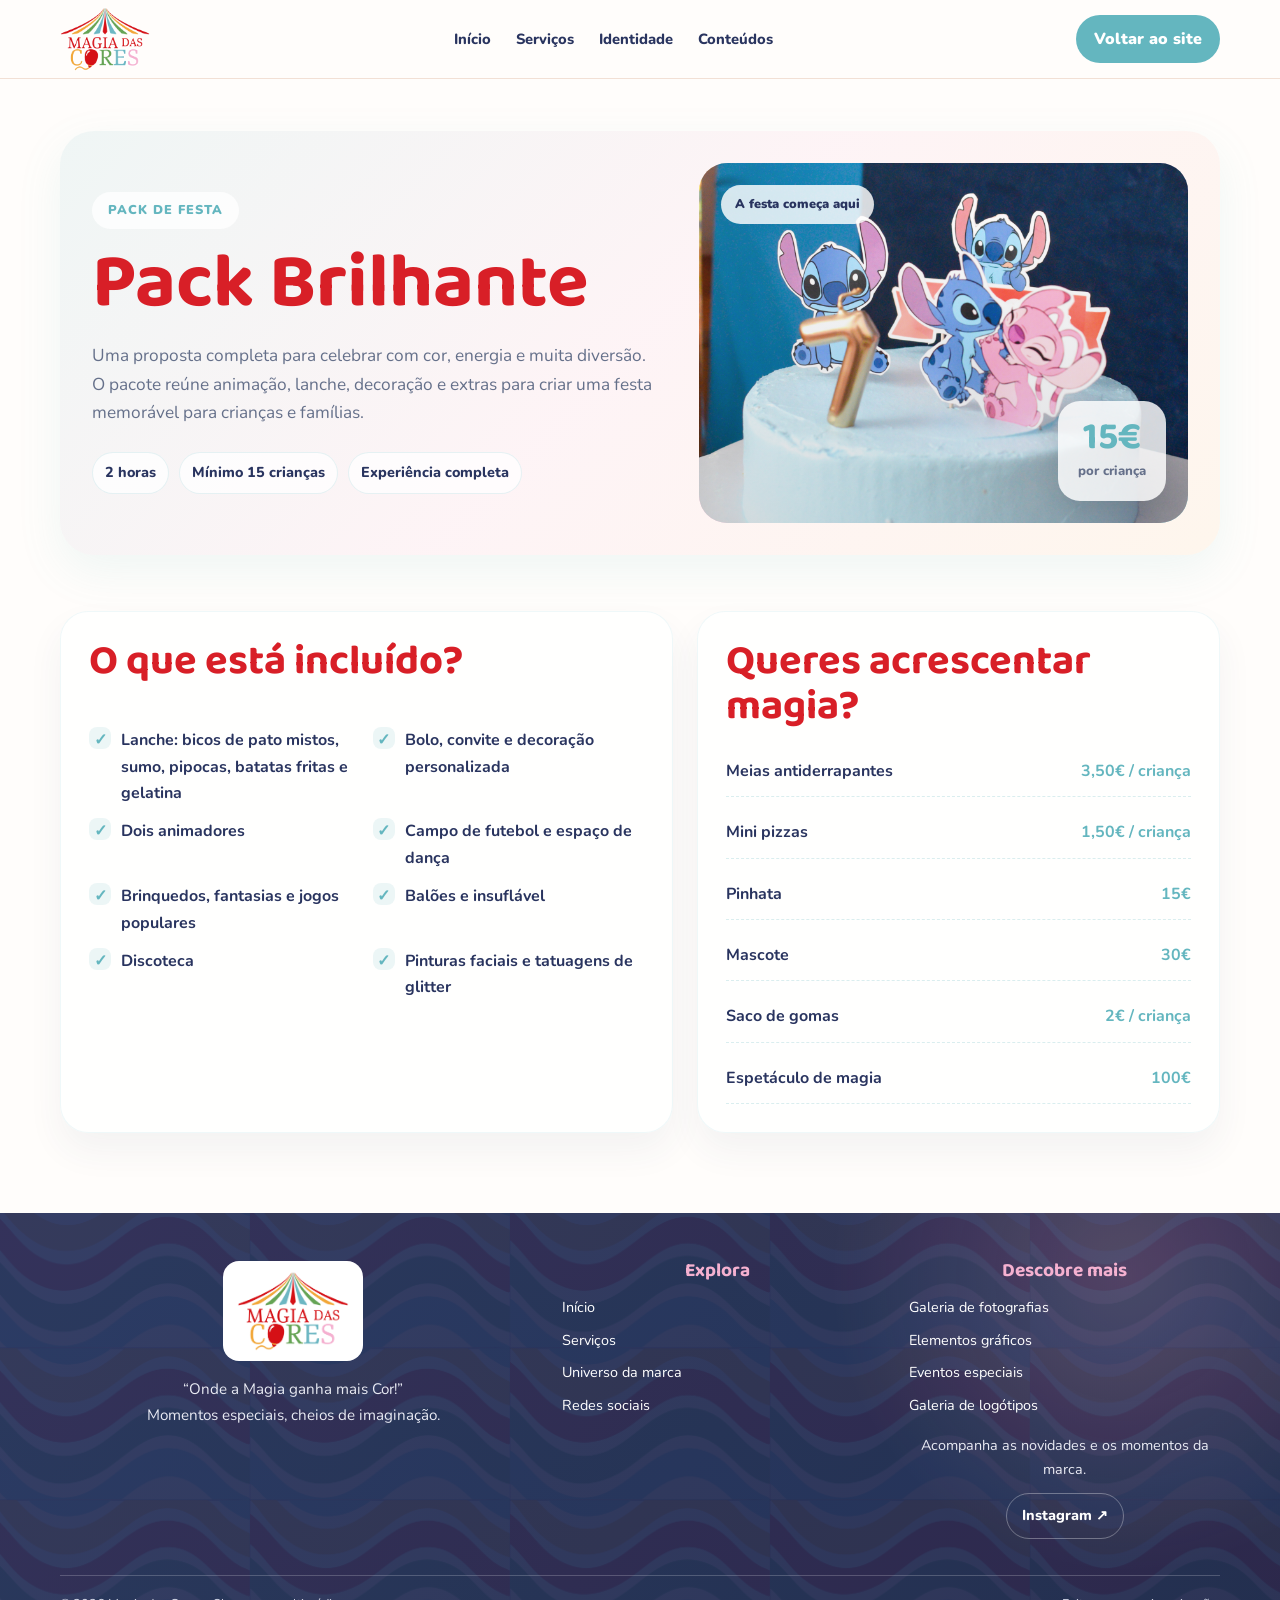
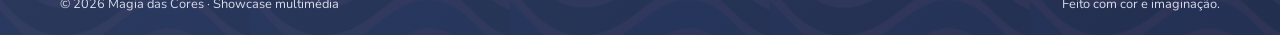
<file: packbrilhante.html>
<!DOCTYPE html>
<html lang="pt-PT">
<head>
  <meta charset="UTF-8">
  <meta name="viewport" content="width=device-width, initial-scale=1.0">
  <meta name="theme-color" content="#64b6bf">
  <meta name="description" content="Pack Brilhante da Magia das Cores — festa completa com animação, lanche, decoração e extras para celebrar em grande.">
  <title>Pack Brilhante | Magia das Cores</title>
  <link rel="preconnect" href="https://fonts.googleapis.com">
  <link rel="preconnect" href="https://fonts.gstatic.com" crossorigin>
  <link href="https://fonts.googleapis.com/css2?family=Baloo+2:wght@400;600;700;800&family=Nunito:wght@400;600;700;800&display=swap" rel="stylesheet">
  <style>
    :root {
      --blue: #64b6bf;
      --green: #62a65f;
      --cream: #f2e0d5;
      --red: #d81f27;
      --orange: #f2a444;
      --pink: #f5b1d0;
      --ink: #2f2d4f;
      --muted: #69718b;
      --paper: #fffdfb;
      --white: #ffffff;
      --shadow: 0 22px 50px rgba(32, 70, 82, 0.12);
      --radius: 28px;
    }

    * { box-sizing: border-box; }
    html { scroll-behavior: smooth; }
    body {
      margin: 0;
      background: linear-gradient(180deg, #fffdfb 0%, #fff5f0 100%);
      color: var(--ink);
      font-family: "Nunito", sans-serif;
      line-height: 1.65;
    }

    a { text-decoration: none; }
    img { display: block; max-width: 100%; }

    h1, h2, h3 {
      margin: 0;
      font-family: "Baloo 2", cursive;
      line-height: 1.08;
      color: var(--ink);
    }

    p { margin: 0 0 1rem; }

    .container {
      width: min(1100px, calc(100% - 32px));
      margin: 0 auto;
    }

    .site-header {
      position: sticky;
      top: 0;
      z-index: 10;
      background: rgba(255,255,255,0.82);
      border-bottom: 1px solid rgba(100,182,191,0.14);
      backdrop-filter: blur(12px);
    }

    .nav {
      display: flex;
      align-items: center;
      justify-content: space-between;
      min-height: 80px;
      gap: 22px;
    }

    .brand {
      display: inline-flex;
      align-items: center;
      gap: 12px;
      font-family: "Baloo 2", cursive;
      font-size: 1.9rem;
      font-weight: 800;
      color: var(--ink);
      letter-spacing: 0.04em;
    }

    .brand span { color: var(--blue); }

    .nav-links {
      display: flex;
      gap: 18px;
      flex-wrap: wrap;
      align-items: center;
      font-size: 0.92rem;
      font-weight: 800;
      color: var(--muted);
    }

    .nav-links a {
      color: var(--muted);
      transition: color 0.2s ease;
    }

    .nav-links a:hover { color: var(--blue); }

    .btn {
      display: inline-flex;
      align-items: center;
      justify-content: center;
      padding: 14px 22px;
      border-radius: 999px;
      border: 1px solid transparent;
      font-weight: 900;
      transition: transform 0.2s ease, box-shadow 0.2s ease;
    }

    .btn:hover {
      transform: translateY(-2px);
      box-shadow: 0 12px 22px rgba(100,182,191,0.18);
    }

    .btn-primary {
      background: linear-gradient(135deg, var(--blue), #7bc3cb);
      color: var(--white);
    }

    .btn-secondary {
      background: rgba(255,255,255,0.7);
      border-color: rgba(100,182,191,0.22);
      color: var(--ink);
    }

    .hero {
      padding: 52px 0 30px;
    }

    .hero-card {
      display: grid;
      grid-template-columns: 1.08fr 0.92fr;
      gap: 32px;
      align-items: center;
      padding: 32px;
      border-radius: 34px;
      background: linear-gradient(135deg, rgba(100,182,191,0.10), rgba(245,177,208,0.12), rgba(242,164,68,0.08));
      box-shadow: var(--shadow);
    }

    .eyebrow {
      display: inline-flex;
      align-items: center;
      padding: 8px 16px;
      border-radius: 999px;
      background: rgba(255,255,255,0.8);
      color: var(--blue);
      font-size: 0.8rem;
      font-weight: 900;
      letter-spacing: 0.08em;
      text-transform: uppercase;
    }

    h1 {
      margin-top: 14px;
      font-size: clamp(2.7rem, 5vw, 4.3rem);
    }

    .lead {
      max-width: 560px;
      margin-top: 16px;
      color: var(--muted);
      font-size: 1.08rem;
    }

    .meta {
      display: flex;
      flex-wrap: wrap;
      gap: 10px;
      margin-top: 24px;
      font-size: 0.9rem;
      font-weight: 800;
    }

    .meta span {
      display: inline-flex;
      align-items: center;
      gap: 6px;
      padding: 8px 12px;
      border-radius: 999px;
      background: rgba(255,255,255,0.75);
      border: 1px solid rgba(100,182,191,0.16);
    }

    .cta-row {
      display: flex;
      flex-wrap: wrap;
      gap: 14px;
      margin-top: 26px;
    }

    .visual {
      position: relative;
      min-height: 360px;
      border-radius: 28px;
      overflow: hidden;
      background: linear-gradient(135deg, #f7d1b0, #f5b6d2 42%, #7ed9e5 100%);
      box-shadow: inset 0 0 0 1px rgba(255,255,255,0.28);
    }

    .visual-image {
      position: absolute;
      inset: 0;
      width: 100%;
      height: 100%;
      object-fit: cover;
    }

    .visual::before {
      content: "";
      position: absolute;
      inset: 0;
      z-index: 1;
      background: linear-gradient(180deg, rgba(255,255,255,0.08), rgba(20,25,40,0.15));
    }

    .badge {
      position: absolute;
      left: 22px;
      top: 22px;
      z-index: 2;
      padding: 9px 14px;
      border-radius: 999px;
      background: rgba(255,255,255,0.82);
      color: var(--ink);
      font-weight: 900;
      font-size: 0.8rem;
    }

    .price {
      position: absolute;
      right: 22px;
      bottom: 22px;
      z-index: 2;
      padding: 18px 20px;
      border-radius: 22px;
      background: rgba(255,255,255,0.82);
      text-align: center;
      box-shadow: 0 14px 24px rgba(42,62,75,0.12);
    }

    .price strong {
      display: block;
      font-family: "Baloo 2", cursive;
      font-size: 2.4rem;
      line-height: 1;
      color: var(--blue);
    }

    .price span {
      display: block;
      margin-top: 4px;
      font-size: 0.82rem;
      font-weight: 800;
      color: var(--muted);
    }

    .content {
      padding: 26px 0 80px;
    }

    .details-grid {
      display: grid;
      grid-template-columns: 1.08fr 0.92fr;
      gap: 24px;
    }

    .panel {
      padding: 28px;
      border-radius: 28px;
      background: rgba(255,255,255,0.8);
      border: 1px solid rgba(100,182,191,0.10);
      box-shadow: 0 18px 36px rgba(58,74,95,0.06);
    }

    .panel h2 {
      margin-bottom: 16px;
      font-size: clamp(1.8rem, 3vw, 2.5rem);
    }

    .included-grid {
      display: grid;
      grid-template-columns: repeat(2, minmax(0, 1fr));
      gap: 12px;
    }

    .included-item {
      display: flex;
      align-items: flex-start;
      gap: 10px;
      color: var(--ink);
      font-weight: 700;
    }

    .included-item span:first-child {
      display: grid;
      place-items: center;
      width: 22px;
      height: 22px;
      border-radius: 8px;
      background: rgba(100,182,191,0.12);
      color: var(--blue);
      font-weight: 900;
      flex-shrink: 0;
    }

    .extra-list {
      display: grid;
      gap: 10px;
      margin-top: 8px;
    }

    .extra-row {
      display: flex;
      justify-content: space-between;
      gap: 12px;
      padding: 12px 0;
      border-bottom: 1px dashed rgba(100,182,191,0.24);
      color: var(--ink);
      font-weight: 700;
    }

    .extra-row strong {
      color: var(--blue);
      white-space: nowrap;
    }

    .site-footer {
      padding: 0 0 42px;
      text-align: center;
      color: var(--muted);
      font-size: 0.95rem;
    }

    @media (max-width: 840px) {
      .hero-card,
      .details-grid {
        grid-template-columns: 1fr;
      }

      .nav {
        flex-wrap: wrap;
        justify-content: center;
        padding: 12px 0;
      }

      .nav-links {
        justify-content: center;
      }
    }

    @media (max-width: 560px) {
      .included-grid {
        grid-template-columns: 1fr;
      }

      .hero-card,
      .panel {
        padding: 20px;
      }
    }
  </style>
  <link rel="stylesheet" href="subpages.css">
  <link rel="stylesheet" href="footer.css">
</head>
<body class="subpage">
  <header class="site-header">
    <div class="container nav">
      <a href="index.html" class="brand" aria-label="Magia das Cores — início">
        <img src="logomdc.png" alt="Logótipo Magia das Cores" class="brand-logo">
      </a>
      <nav class="nav-links" aria-label="Navegação principal">
        <a href="index.html#inicio">Início</a>
        <a href="index.html#servicos">Serviços</a>
        <a href="index.html#identidade">Identidade</a>
        <a href="index.html#conteudos">Conteúdos</a>
      </nav>
      <a href="index.html#servicos" class="btn btn-primary">Voltar ao site</a>
    </div>
  </header>

  <main>
    <section class="hero">
      <div class="container hero-card">
        <div>
          <span class="eyebrow">Pack de festa</span>
          <h1>Pack Brilhante</h1>
          <p class="lead">Uma proposta completa para celebrar com cor, energia e muita diversão. O pacote reúne animação, lanche, decoração e extras para criar uma festa memorável para crianças e famílias.</p>
          <div class="meta">
            <span>2 horas</span>
            <span>Mínimo 15 crianças</span>
            <span>Experiência completa</span>
          </div>
        </div>

        <div class="visual" aria-label="Pack Brilhante da Magia das Cores">
          <img src="decoracao02.jpg" alt="Criança a fazer pintura facial numa festa" class="visual-image">
          <div class="badge">A festa começa aqui</div>
          <div class="price"><strong>15€</strong><span>por criança</span></div>
        </div>
      </div>
    </section>

    <section class="content">
      <div class="container details-grid">
        <article class="panel">
          <h2>O que está incluído?</h2>
          <br>
          <div class="included-grid">
            <div class="included-item"><span>✓</span><span>Lanche: bicos de pato mistos, sumo, pipocas, batatas fritas e gelatina</span></div>
            <div class="included-item"><span>✓</span><span>Bolo, convite e decoração personalizada</span></div>
            <div class="included-item"><span>✓</span><span>Dois animadores</span></div>
            <div class="included-item"><span>✓</span><span>Campo de futebol e espaço de dança</span></div>
            <div class="included-item"><span>✓</span><span>Brinquedos, fantasias e jogos populares</span></div>
            <div class="included-item"><span>✓</span><span>Balões e insuflável</span></div>
            <div class="included-item"><span>✓</span><span>Discoteca</span></div>
            <div class="included-item"><span>✓</span><span>Pinturas faciais e tatuagens de glitter</span></div>
          </div>
        </article>

        <aside class="panel">
          <h2>Queres acrescentar magia?</h2>
          <div class="extra-list">
            <div class="extra-row"><span>Meias antiderrapantes</span><strong>3,50€ / criança</strong></div>
            <div class="extra-row"><span>Mini pizzas</span><strong>1,50€ / criança</strong></div>
            <div class="extra-row"><span>Pinhata</span><strong>15€</strong></div>
            <div class="extra-row"><span>Mascote</span><strong>30€</strong></div>
            <div class="extra-row"><span>Saco de gomas</span><strong>2€ / criança</strong></div>
            <div class="extra-row"><span>Espetáculo de magia</span><strong>100€</strong></div>
          </div>
        </aside>
      </div>
    </section>
  </main>

  <footer class="site-footer">
    <div class="container footer-content">
      <div class="footer-brand-block">
        <a class="footer-brand" href="index.html#inicio" aria-label="Magia das Cores — início"><img src="logomdc.png" alt="Logótipo Magia das Cores"></a>
        <p class="footer-tagline">“Onde a Magia ganha mais Cor!”<br>Momentos especiais, cheios de imaginação.</p>
      </div>
      <div>
        <h2 class="footer-heading">Explora</h2>
        <nav class="footer-links" aria-label="Navegação do rodapé">
          <a href="index.html#inicio">Início</a><a href="index.html#servicos">Serviços</a>
          <a href="index.html#identidade">Universo da marca</a><a href="index.html#conteudos">Redes sociais</a>
        </nav>
      </div>
      <div class="footer-social">
        <h2 class="footer-heading">Descobre mais</h2>
        <nav class="footer-links" aria-label="Mais páginas">
          <a href="aniinfantil.html">Galeria de fotografias</a><a href="elementos.html">Elementos gráficos</a>
          <a href="eventos.html">Eventos especiais</a><a href="logo.html">Galeria de logótipos</a>
        </nav>
        <p style="margin-top:16px">Acompanha as novidades e os momentos da marca.</p>
        <a class="footer-instagram" href="https://www.instagram.com/festas.magiadascores" target="_blank" rel="noopener noreferrer">Instagram ↗</a>
      </div>
    </div>
    <div class="container footer-bottom"><p>© 2026 Magia das Cores · Showcase multimédia</p><p>Feito com cor e imaginação.</p></div>
  </footer>
</body>
</html>
</file>
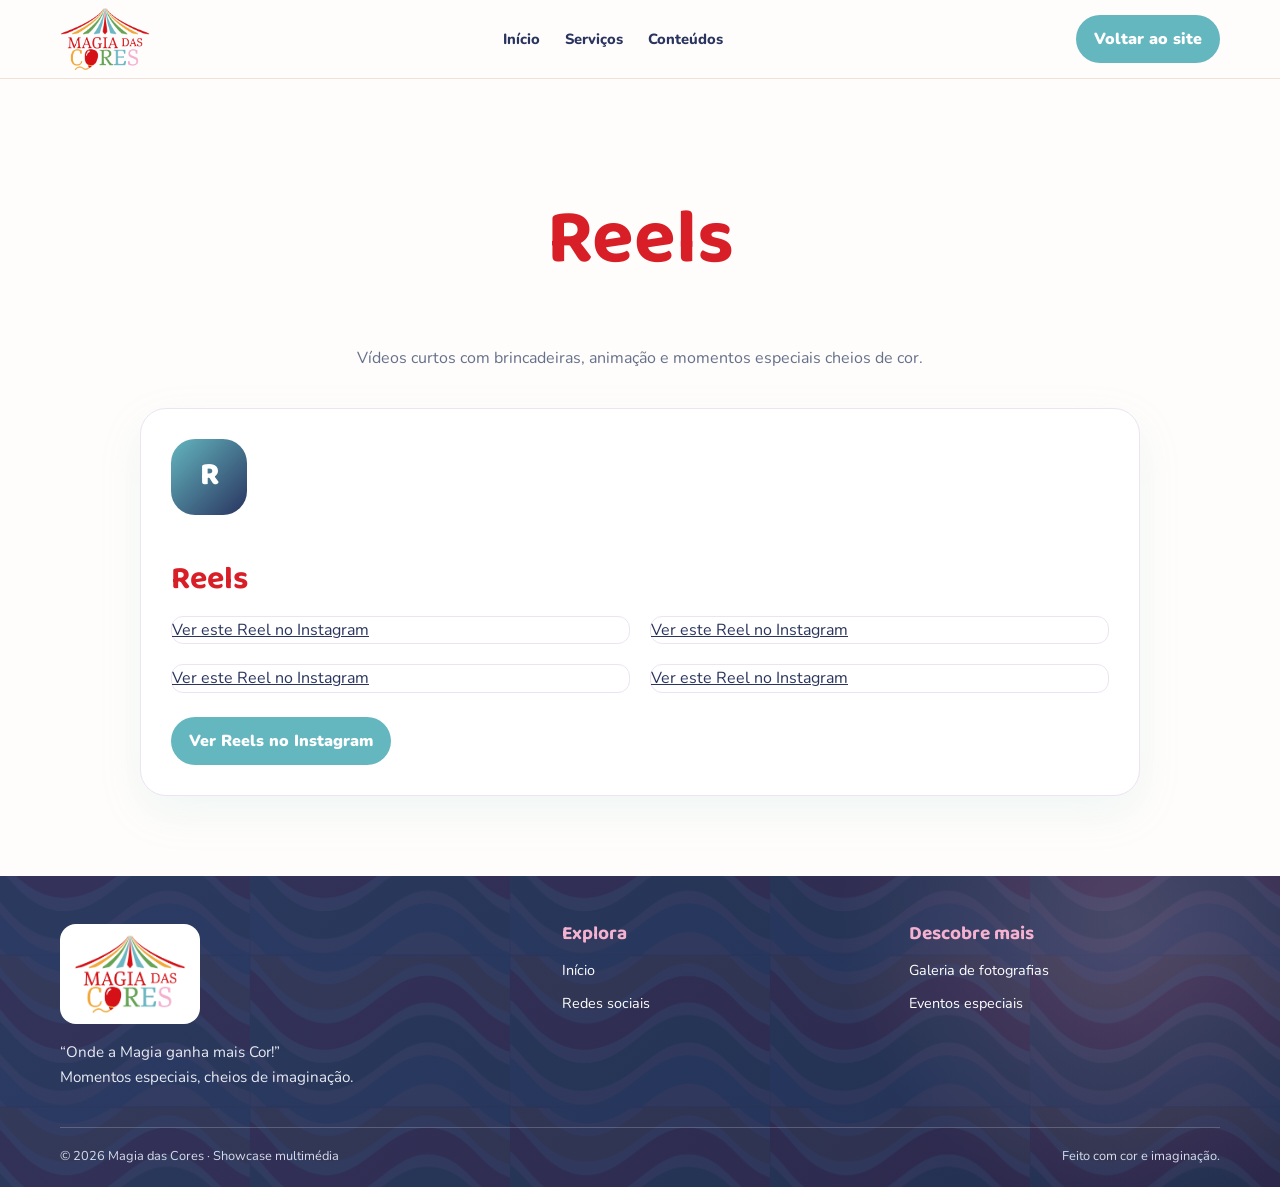
<file: reels.html>
<!DOCTYPE html>
<html lang="pt-PT">
<head>
  <meta charset="UTF-8">
  <meta name="viewport" content="width=device-width, initial-scale=1.0">
  <meta name="theme-color" content="#64b6bf">
  <meta name="description" content="Explora os Reels da Magia das Cores.">
  <link rel="preconnect" href="https://fonts.googleapis.com">
  <link rel="preconnect" href="https://fonts.gstatic.com" crossorigin>
  <link href="https://fonts.googleapis.com/css2?family=Baloo+2:wght@400;500;600;700;800&family=Nunito:wght@400;500;600;700;800&display=swap" rel="stylesheet">
  <title>Reels | Magia das Cores</title>
  <link rel="stylesheet" href="subpages.css">
  <link rel="stylesheet" href="footer.css">
  <style>
    .content-page {
      width: min(1000px, calc(100% - 40px));
      margin: 0 auto;
      padding: 56px 0 80px;
    }

    .content-heading {
      margin-bottom: 36px;
      text-align: center;
    }

    .content-heading p {
      max-width: 650px;
      margin: 14px auto 0;
      color: var(--muted);
    }

    .content-categories {
      display: grid;
      grid-template-columns: repeat(2, minmax(0, 1fr));
      gap: 24px;
    }

    .content-category {
      display: flex;
      min-height: 300px;
      flex-direction: column;
      align-items: flex-start;
      padding: 30px;
      border: 1px solid #eee3f2;
      border-radius: var(--radius);
      background: var(--white);
      box-shadow: var(--shadow);
    }

    .content-category-icon {
      display: grid;
      width: 76px;
      height: 76px;
      margin-bottom: 22px;
      place-items: center;
      border-radius: 24px;
      color: #fff;
      font-family: "Baloo 2", cursive;
      font-size: 2rem;
      font-weight: 800;
    }

    .content-category--reels .content-category-icon {
      background: linear-gradient(135deg, #64b6bf, #29345f);
    }

    .content-category h2 {
      margin-bottom: 10px;
      font-size: 2rem;
    }

    .content-category p {
      flex: 1;
      color: var(--muted);
    }

    .content-category .btn {
      text-decoration: none;
    }

    .content-category--reels {
      grid-column: 1 / -1;
    }

    .reel-embeds {
      display: grid;
      width: 100%;
      grid-template-columns: repeat(2, minmax(0, 1fr));
      gap: 20px;
      margin: 8px 0 24px;
    }

    .reel-embed {
      width: 100%;
      min-width: 0;
      margin: 0 auto !important;
      border: 1px solid #eee3f2 !important;
      border-radius: 12px !important;
      background: #fff;
    }

    @media (max-width: 650px) {
      .content-page {
        width: min(1000px, calc(100% - 32px));
        padding: 36px 0 56px;
      }

      .content-categories {
        grid-template-columns: 1fr;
      }

      .content-category {
        min-height: 0;
        padding: 24px;
      }

      .reel-embeds {
        grid-template-columns: 1fr;
        gap: 12px;
      }
    }
  </style>
</head>
<body class="subpage">
  <header class="site-header">
    <div class="container nav">
      <a class="brand" href="index.html" aria-label="Magia das Cores — início">
        <img src="logomdc.png" alt="Logótipo Magia das Cores" class="brand-logo">
      </a>
      <nav class="nav-links" aria-label="Navegação principal">
        <a href="index.html#inicio">Início</a>
        <a href="index.html#servicos">Serviços</a>
        <a href="index.html#conteudos">Conteúdos</a>
      </nav>
      <a class="btn btn-primary nav-cta" href="index.html#conteudos">Voltar ao site</a>
    </div>
  </header>

  <main>
    <section class="content-page">
      <header class="content-heading">
        <h1>Reels</h1>
        <p>Vídeos curtos com brincadeiras, animação e momentos especiais cheios de cor.</p>
      </header>
      <div class="content-categories">
        <article class="content-category content-category--reels">
          <div class="content-category-icon" aria-hidden="true">R</div>
          <h2>Reels</h2>
          <div class="reel-embeds" aria-label="Reels da Magia das Cores">
            <blockquote class="instagram-media reel-embed" data-instgrm-permalink="https://www.instagram.com/reel/Da0c9eRowGM/?hl=en" data-instgrm-version="14">
              <a href="https://www.instagram.com/reel/Da0c9eRowGM/?hl=en" target="_blank" rel="noopener noreferrer">Ver este Reel no Instagram</a>
            </blockquote>
            <blockquote class="instagram-media reel-embed" data-instgrm-permalink="https://www.instagram.com/reel/DdRr_NgOnU-/?hl=en" data-instgrm-version="14">
              <a href="https://www.instagram.com/reel/DdRr_NgOnU-/?hl=en" target="_blank" rel="noopener noreferrer">Ver este Reel no Instagram</a>
            </blockquote>
            <blockquote class="instagram-media reel-embed" data-instgrm-permalink="https://www.instagram.com/reel/DY7GkHUBawU/?hl=en" data-instgrm-version="14">
              <a href="https://www.instagram.com/reel/DY7GkHUBawU/?hl=en" target="_blank" rel="noopener noreferrer">Ver este Reel no Instagram</a>
            </blockquote>
            <blockquote class="instagram-media reel-embed" data-instgrm-permalink="https://www.instagram.com/reel/DYUepgYhPwk/?hl=en" data-instgrm-version="14">
              <a href="https://www.instagram.com/reel/DYUepgYhPwk/?hl=en" target="_blank" rel="noopener noreferrer">Ver este Reel no Instagram</a>
            </blockquote>
          </div>
          <a class="btn btn-primary" href="https://www.instagram.com/festas.magiadascores/reels/" target="_blank" rel="noopener noreferrer">Ver Reels no Instagram</a>
        </article>
      </div>
    </section>
  </main>

  <footer class="site-footer">
    <div class="container footer-content">
      <div class="footer-brand-block">
        <a class="footer-brand" href="index.html#inicio" aria-label="Magia das Cores — início"><img src="logomdc.png" alt="Logótipo Magia das Cores"></a>
        <p class="footer-tagline">“Onde a Magia ganha mais Cor!”<br>Momentos especiais, cheios de imaginação.</p>
      </div>
      <div>
        <h2 class="footer-heading">Explora</h2>
        <nav class="footer-links" aria-label="Navegação do rodapé">
          <a href="index.html#inicio">Início</a>
          <a href="index.html#conteudos">Redes sociais</a>
        </nav>
      </div>
      <div class="footer-social">
        <h2 class="footer-heading">Descobre mais</h2>
        <nav class="footer-links" aria-label="Mais páginas">
          <a href="aniinfantil.html">Galeria de fotografias</a>
          <a href="eventos.html">Eventos especiais</a>
        </nav>
      </div>
    </div>
    <div class="container footer-bottom"><p>© 2026 Magia das Cores · Showcase multimédia</p><p>Feito com cor e imaginação.</p></div>
  </footer>
  <script async src="https://www.instagram.com/embed.js"></script>
</body>
</html>
</file>
<file: subpages.css>
:root {
  --blue: #64b6bf;
  --green: #62a65f;
  --cream: #f2e0d5;
  --red: #d81f27;
  --orange: #f2a444;
  --pink: #f5b1d0;
  --purple: var(--blue);
  --purple-dark: #2b8a92;
  --ink: #29345f;
  --muted: #65708a;
  --paper: #fffdfb;
  --white: #fff;
  --max-width: 1160px;
  --header-height: 78px;
  --container-padding: 20px;
  --shadow: 0 16px 45px rgba(100, 182, 191, 0.1);
  --radius: 26px;
  --transition: 0.2s ease;
}

body.subpage {
  margin: 0;
  background: var(--paper);
  color: var(--ink);
  font-family: "Nunito", sans-serif;
  line-height: 1.65;
}

.subpage *,
.subpage *::before,
.subpage *::after {
  box-sizing: border-box;
}

.subpage h1,
.subpage h2,
.subpage h3,
.subpage h4 {
  color: var(--red);
  font-family: "Baloo 2", cursive;
  line-height: 1.08;
}

.subpage h1 {
  font-size: clamp(2.8rem, 6vw, 4.8rem);
}

.subpage h2 {
  font-size: clamp(1.8rem, 3.5vw, 2.6rem);
}

.subpage h3 {
  font-size: 1.45rem;
}

.subpage p {
  line-height: 1.65;
}

.subpage a {
  color: inherit;
}

.subpage img {
  display: block;
  max-width: 100%;
}

.subpage button {
  font: inherit;
}

.subpage .container {
  width: min(var(--max-width), calc(100% - var(--container-padding) * 2));
  margin-inline: auto;
}

.subpage .gallery-section {
  color: var(--ink);
  font-family: inherit;
}

.subpage .gallery-popup {
  color: var(--ink);
  font-family: inherit;
}

.subpage .gallery-category h2 {
  font-size: 1.35rem;
}

.subpage .site-header {
  position: sticky;
  top: 0;
  z-index: 20;
  border-bottom: 1px solid var(--cream);
  background: var(--paper);
  backdrop-filter: blur(16px);
}

.subpage .nav {
  display: flex;
  min-height: var(--header-height);
  align-items: center;
  justify-content: space-between;
  gap: 20px;
}

.subpage .brand {
  display: inline-flex;
  flex-shrink: 0;
  align-items: center;
  text-decoration: none;
}

.subpage .brand-logo {
  display: block;
  width: 90px;
  height: auto;
  object-fit: contain;
}

.subpage .nav-links {
  display: flex;
  flex-wrap: wrap;
  align-items: center;
  gap: 25px;
}

.subpage .nav-links a {
  position: relative;
  color: var(--ink);
  font-size: 0.92rem;
  font-weight: 800;
  text-decoration: none;
}

.subpage .nav-links a::after {
  position: absolute;
  bottom: -7px;
  left: 0;
  width: 0;
  height: 3px;
  border-radius: 5px;
  background: var(--pink);
  content: "";
  transition: width var(--transition);
}

.subpage .nav-links a:hover::after,
.subpage .nav-links a:focus-visible::after {
  width: 100%;
}

.subpage .btn {
  display: inline-flex;
  align-items: center;
  justify-content: center;
  gap: 10px;
  padding: 11px 18px;
  border: 0;
  border-radius: 999px;
  font-weight: 900;
  text-decoration: none;
  transition: transform var(--transition), box-shadow var(--transition);
}

.subpage .btn:hover {
  transform: translateY(-3px);
  box-shadow: 0 10px 24px rgba(100, 182, 191, 0.18);
}

.subpage .btn-primary {
  background: var(--purple);
  color: var(--white);
}

.subpage .page-heading {
  margin: 32px auto 28px;
  text-align: center;
}

.subpage .page-heading h1 {
  margin: 0 0 10px;
}

.subpage .page-heading p {
  margin: 0;
  color: var(--muted);
}

@media (max-width: 760px) {
  .subpage .nav {
    flex-wrap: wrap;
    justify-content: center;
    padding-block: 10px;
  }

  .subpage .nav-links {
    justify-content: center;
    gap: 12px 18px;
  }
}

@media (max-width: 480px) {
  .subpage .nav-cta {
    display: none;
  }
}
</file>
<file: footer.css>
.site-footer {
  position: relative;
  padding: 48px 0 20px;
  overflow: hidden;
  background:
    radial-gradient(circle at 88% 15%, rgba(245, 177, 208, 0.18), transparent 25%),
    linear-gradient(135deg, #29345f, #20294e);
  color: #fff;
}

.site-footer::before {
  position: absolute;
  inset: 0;
  background: url("padrao03.png") center / 260px repeat;
  content: "";
  opacity: 0.06;
  pointer-events: none;
}

.site-footer .footer-content {
  position: relative;
  display: grid;
  grid-template-columns: minmax(220px, 1.2fr) minmax(160px, 0.8fr) minmax(180px, 0.8fr);
  gap: 36px;
  align-items: start;
}

.site-footer .footer-brand {
  display: inline-flex;
  width: fit-content;
  padding: 10px 14px;
  border-radius: 16px;
  background: #fff;
}

.site-footer .footer-brand img {
  display: block;
  width: 112px;
  height: auto;
  object-fit: contain;
}

.site-footer .footer-tagline {
  margin: 16px 0 0;
  color: #e8eaf3;
  font-size: 0.95rem;
}

.site-footer .footer-heading {
  margin: 0 0 14px;
  color: #f5b1d0;
  font-family: "Baloo 2", cursive;
  font-size: 1.2rem;
}

.site-footer .footer-links {
  display: grid;
  gap: 9px;
}

.site-footer .footer-links a,
.site-footer .footer-social a {
  width: fit-content;
  color: #fff;
  font-size: 0.9rem;
  text-decoration: none;
  transition: color 0.2s ease, transform 0.2s ease;
}

.site-footer .footer-links a:hover,
.site-footer .footer-social a:hover,
.site-footer .footer-links a:focus-visible,
.site-footer .footer-social a:focus-visible {
  color: #f5b1d0;
  transform: translateX(3px);
}

.site-footer .footer-social p {
  margin: 0 0 12px;
  color: #e8eaf3;
  font-size: 0.9rem;
}

.site-footer .footer-social .footer-instagram {
  display: inline-flex;
  align-items: center;
  gap: 8px;
  padding: 10px 15px;
  border: 1px solid rgba(255, 255, 255, 0.32);
  border-radius: 999px;
  font-weight: 800;
}

.site-footer .footer-bottom {
  position: relative;
  display: flex;
  justify-content: space-between;
  gap: 12px;
  margin-top: 36px;
  padding-top: 18px;
  border-top: 1px solid rgba(255, 255, 255, 0.2);
  color: #d7dbea;
  font-size: 0.8rem;
}

.site-footer .footer-bottom p {
  margin: 0;
}

@media (max-width: 700px) {
  .site-footer .footer-content {
    grid-template-columns: repeat(2, minmax(0, 1fr));
    gap: 28px 20px;
  }

  .site-footer .footer-brand-block {
    grid-column: 1 / -1;
  }
}

@media (max-width: 420px) {
  .site-footer {
    padding-top: 36px;
  }

  .site-footer .footer-content {
    grid-template-columns: 1fr;
  }

  .site-footer .footer-brand-block {
    grid-column: auto;
  }

  .site-footer .footer-bottom {
    flex-direction: column;
  }
}
</file>
